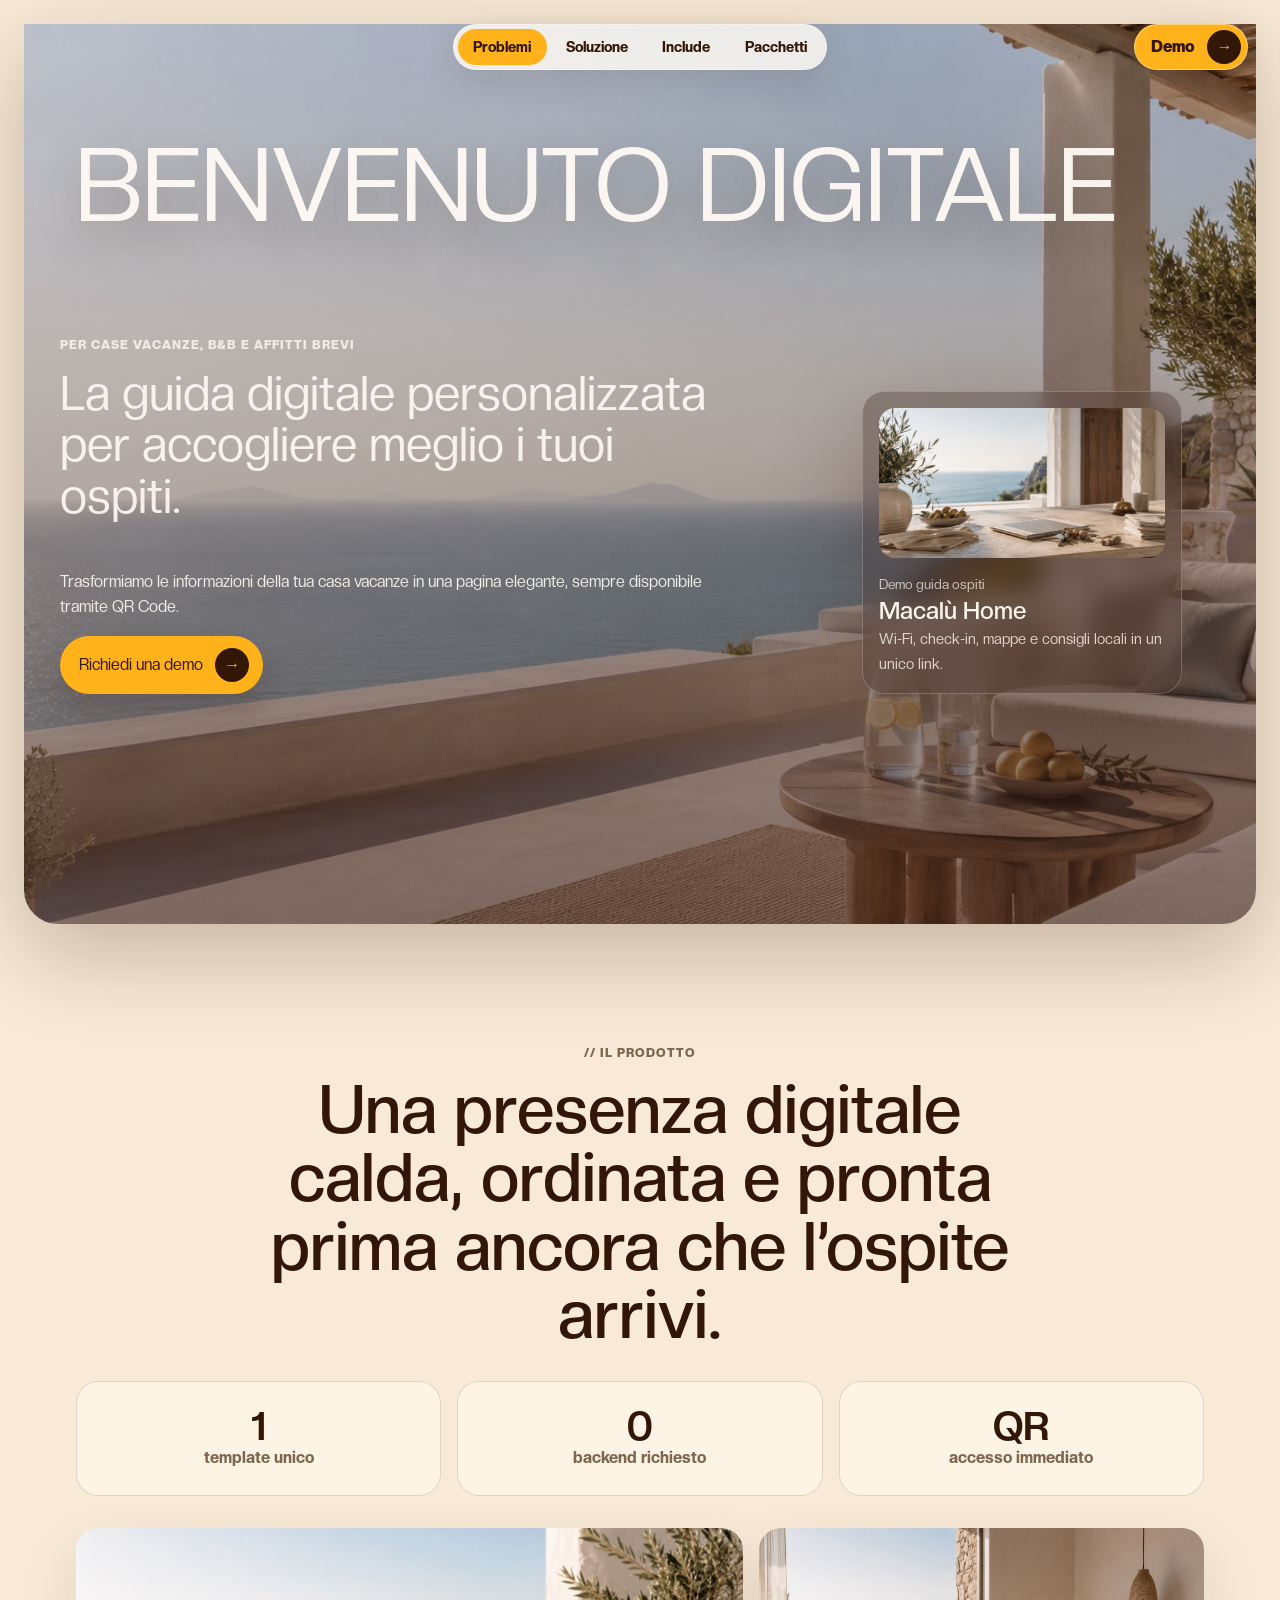
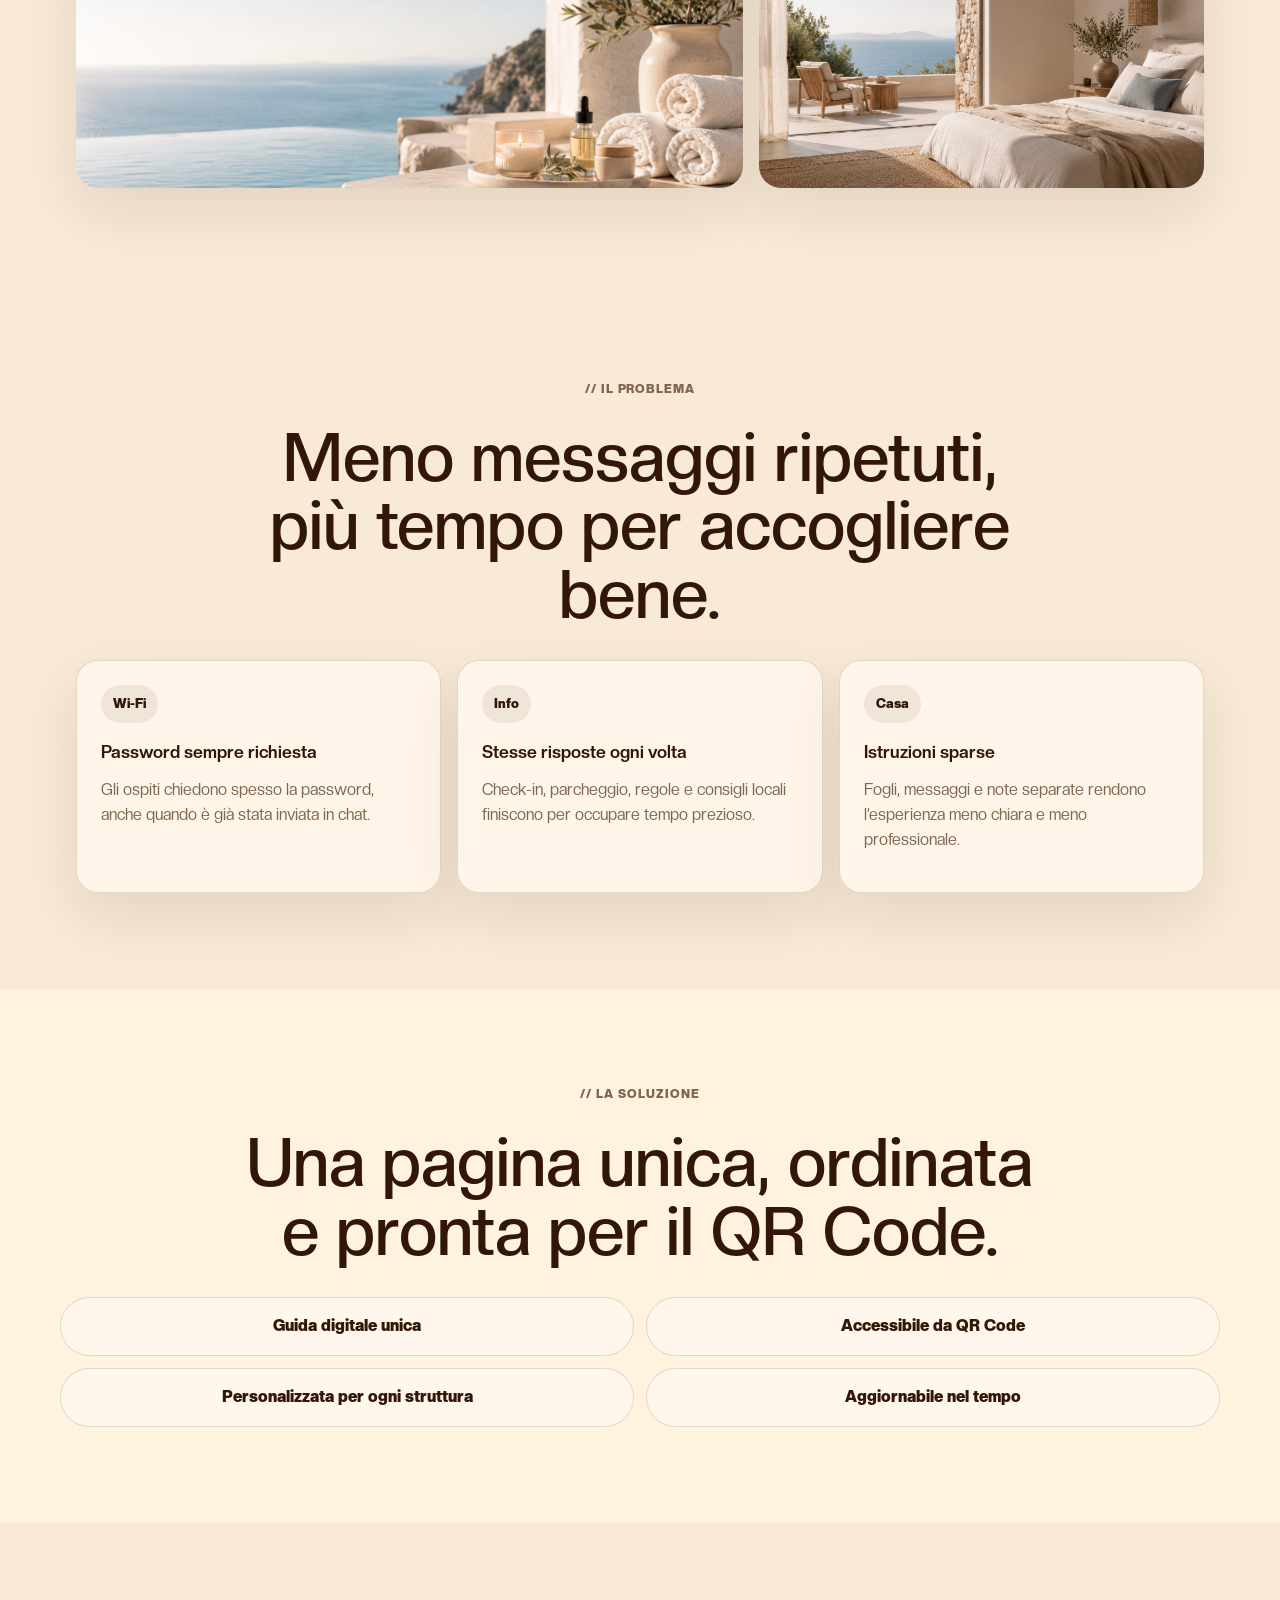
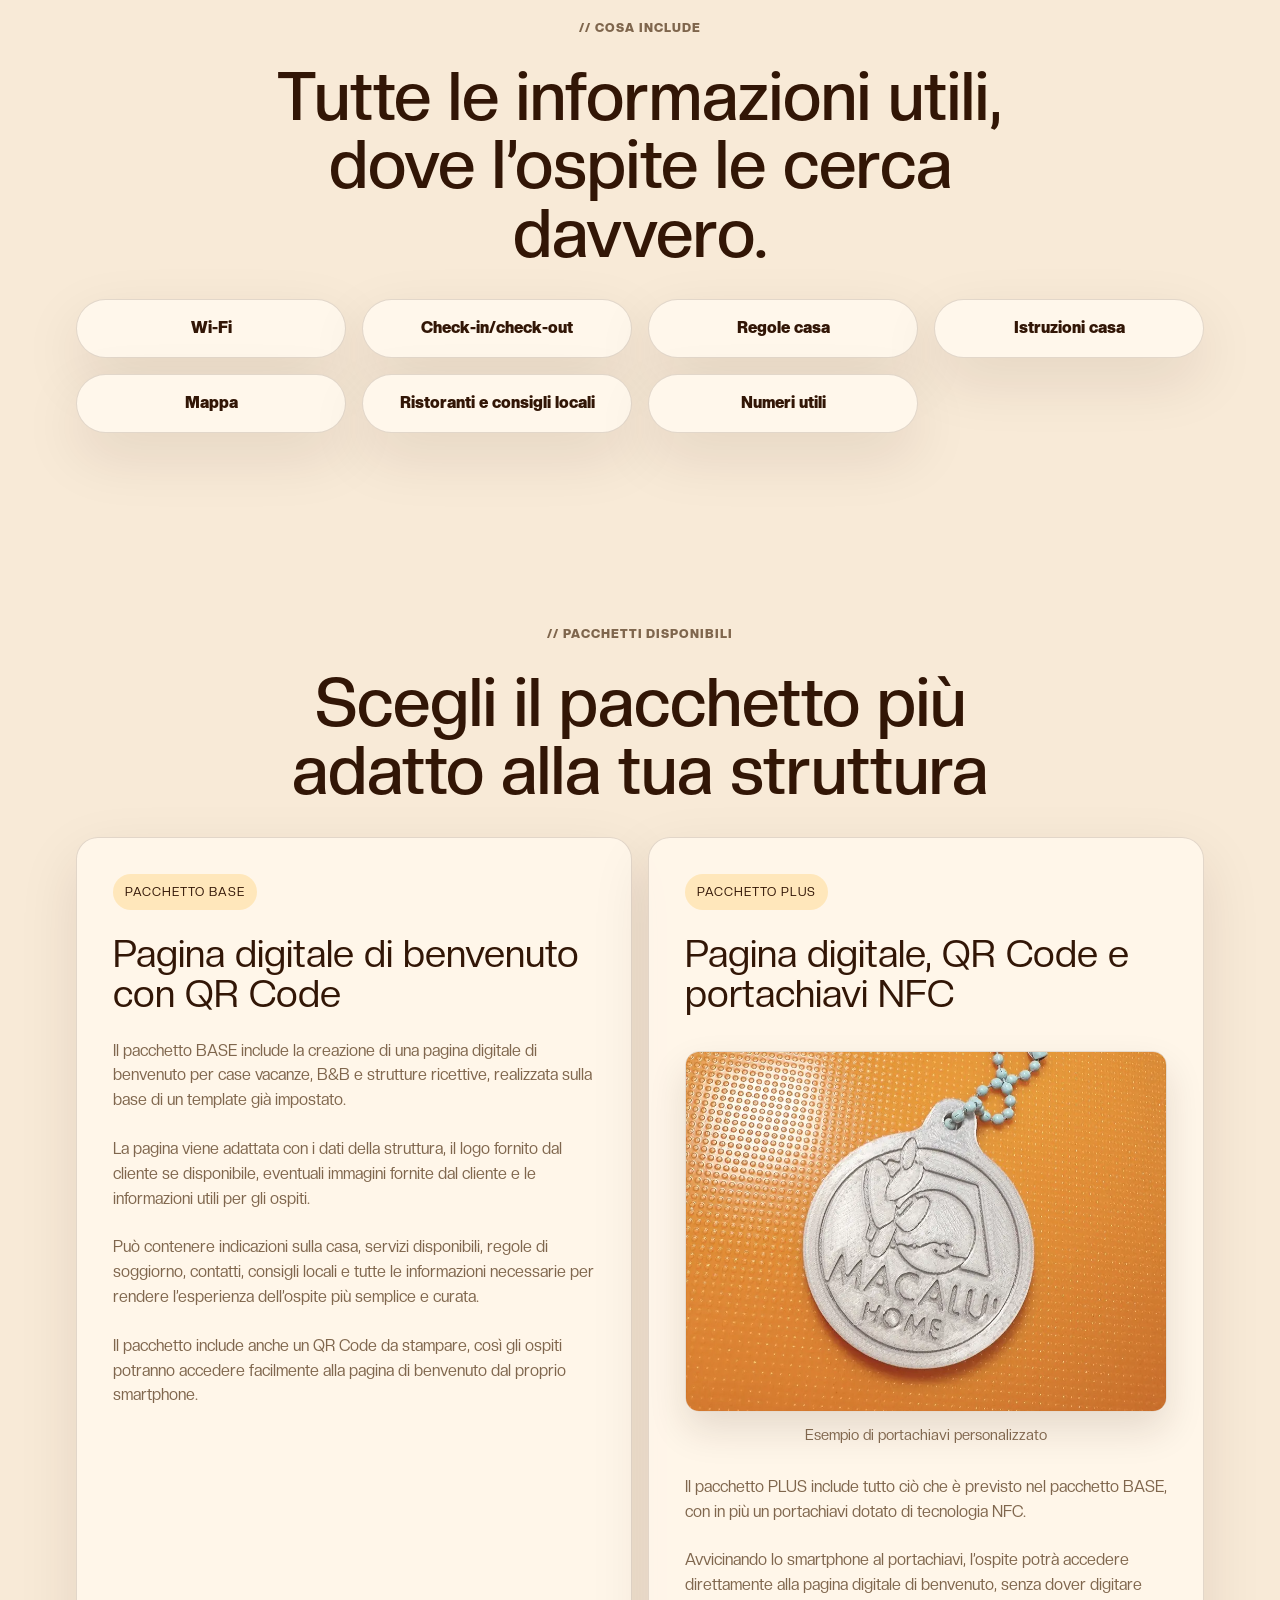
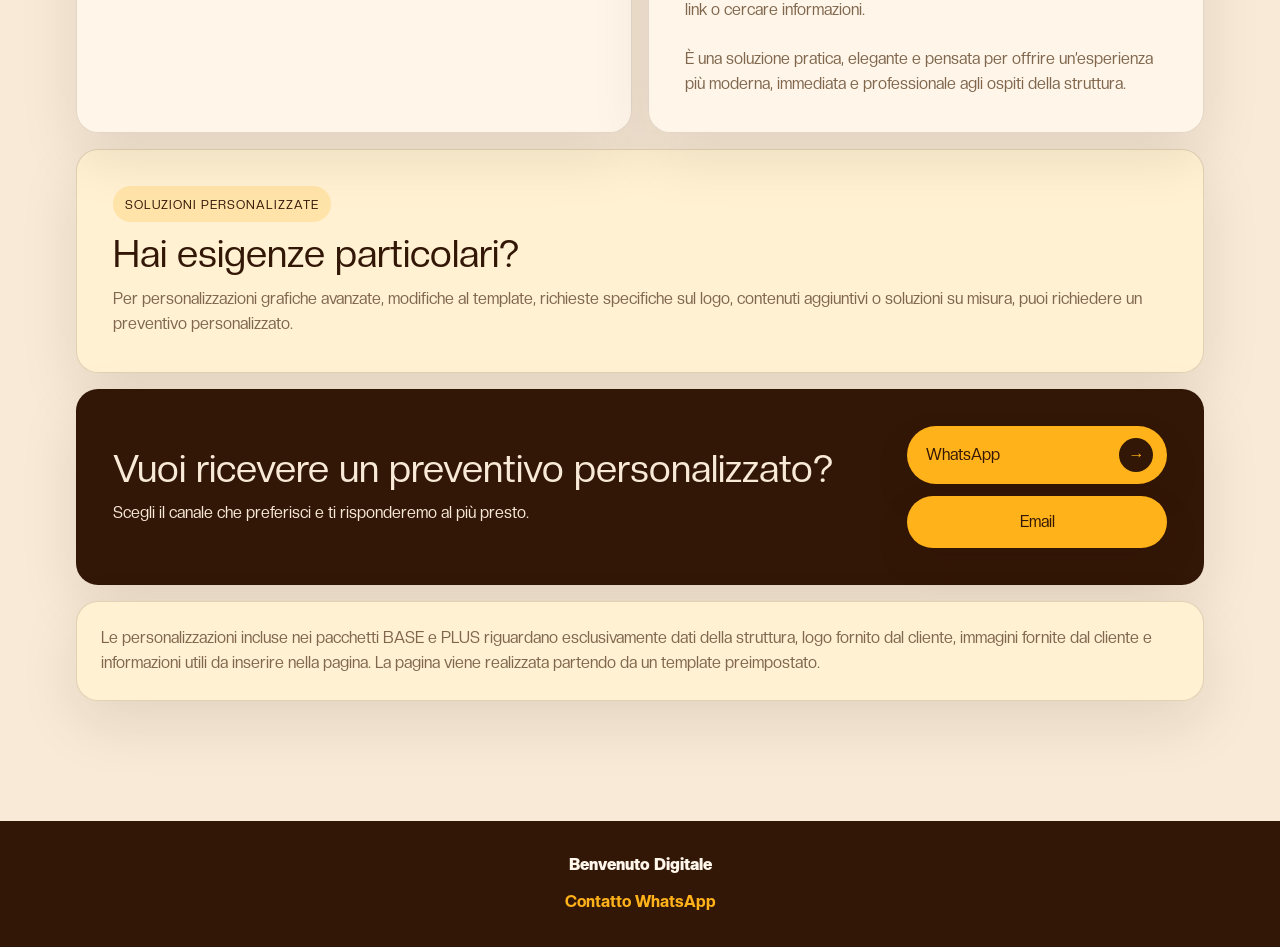
<file: index.html>
<!doctype html>
<html lang="it">
  <head>
    <meta charset="utf-8">
    <meta name="viewport" content="width=device-width, initial-scale=1">
    <meta name="description" content="Benvenuto Digitale crea pagine di benvenuto digitali per case vacanze, B&B e strutture ricettive, consultabili dagli ospiti tramite QR Code.">
    <meta property="og:title" content="Benvenuto Digitale | Welcome page per strutture ricettive">
    <meta property="og:description" content="Pagine di benvenuto digitali per case vacanze, B&B e strutture ricettive: tutte le informazioni utili per gli ospiti in un unico spazio.">
    <meta property="og:type" content="website">
    <meta property="og:url" content="https://www.benvenutodigitale.it/">
    <meta property="og:image" content="https://www.benvenutodigitale.it/assets/img/social-card.jpg">
    <meta property="og:image:alt" content="Benvenuto Digitale, welcome page per strutture ricettive">
    <meta property="og:image:width" content="1200">
    <meta property="og:image:height" content="630">
    <meta property="og:locale" content="it_IT">
    <meta property="og:site_name" content="Benvenuto Digitale">
    <meta name="twitter:card" content="summary_large_image">
    <meta name="twitter:title" content="Benvenuto Digitale | Welcome page per strutture ricettive">
    <meta name="twitter:description" content="Pagine di benvenuto digitali per case vacanze, B&B e strutture ricettive.">
    <meta name="twitter:image" content="https://www.benvenutodigitale.it/assets/img/social-card.jpg">
    <link rel="canonical" href="https://www.benvenutodigitale.it/">
    <link rel="preload" as="image" href="assets/img/landing-hero.jpg" fetchpriority="high">
    <link rel="icon" type="image/svg+xml" href="favicon.svg?v=20260725-1">
    <link rel="stylesheet" href="css/style.css?v=20260725-1">
    <title>Benvenuto Digitale | Guide digitali per case vacanze e B&B</title>
    <script type="application/ld+json">
      {
        "@context": "https://schema.org",
        "@type": "ProfessionalService",
        "@id": "https://www.benvenutodigitale.it/#service",
        "name": "Benvenuto Digitale",
        "url": "https://www.benvenutodigitale.it/",
        "description": "Creazione di pagine di benvenuto digitali per case vacanze, B&B e strutture ricettive.",
        "image": "https://www.benvenutodigitale.it/assets/img/social-card.jpg",
        "logo": "https://www.benvenutodigitale.it/favicon.svg",
        "email": "mailto:alessandro.faraone1@gmail.com",
        "contactPoint": {
          "@type": "ContactPoint",
          "telephone": "+393287773569",
          "contactType": "customer support",
          "availableLanguage": "Italian"
        },
        "areaServed": {
          "@type": "Country",
          "name": "Italia"
        }
      }
    </script>
    <script src="js/site.js?v=20260725-1" defer></script>
  </head>
  <body>
    <header class="site-header">
      <nav class="main-nav" aria-label="Navigazione principale">
        <a href="#problemi">Problemi</a>
        <a href="#soluzione">Soluzione</a>
        <a href="#include">Include</a>
        <a href="#pacchetti">Pacchetti</a>
      </nav>
      <a class="header-link" href="https://www.benvenutodigitale.it/clienti/example" aria-label="Apri la demo Example" data-track-cta="demo">Demo <span>→</span></a>
    </header>

    <main>
      <section class="landing-hero">
        <h1 class="hero-word">Benvenuto Digitale</h1>
        <div class="hero-content">
          <div class="hero-copy">
            <p class="eyebrow">Per case vacanze, B&B e affitti brevi</p>
            <p class="lead">La guida digitale personalizzata per accogliere meglio i tuoi ospiti.</p>
            <p>Trasformiamo le informazioni della tua casa vacanze in una pagina elegante, sempre disponibile tramite QR Code.</p>
            <a class="button button-primary" href="https://wa.me/393287773569?text=Vorrei%20ricevere%20un%20preventivo%20personalizzato%20per%20Benvenuto%20Digitale" target="_blank" rel="noopener" data-track-cta="preventivo" data-track-channel="whatsapp">Richiedi una demo <span>→</span></a>
          </div>
          <aside class="hero-preview" aria-label="Anteprima guida ospiti">
            <div class="preview-image"></div>
            <p>Demo guida ospiti</p>
            <h2>Macalù Home</h2>
            <span>Wi-Fi, check-in, mappe e consigli locali in un unico link.</span>
          </aside>
        </div>
      </section>

      <section class="section intro-panel">
        <p class="eyebrow">// Il prodotto</p>
        <h2>Una presenza digitale calda, ordinata e pronta prima ancora che l’ospite arrivi.</h2>
        <div class="intro-stats">
          <div>
            <strong>1</strong>
            <span>template unico</span>
          </div>
          <div>
            <strong>0</strong>
            <span>backend richiesto</span>
          </div>
          <div>
            <strong>QR</strong>
            <span>accesso immediato</span>
          </div>
        </div>
        <div class="photo-strip" aria-label="Atmosfera della guida digitale">
          <div class="photo-card detail"></div>
          <div class="photo-card room"></div>
        </div>
      </section>

      <section class="section" id="problemi">
        <div class="section-heading">
          <p class="eyebrow">// Il problema</p>
          <h2>Meno messaggi ripetuti, più tempo per accogliere bene.</h2>
        </div>
        <div class="grid three">
          <article class="card">
            <span class="icon">Wi-Fi</span>
            <h3>Password sempre richiesta</h3>
            <p>Gli ospiti chiedono spesso la password, anche quando è già stata inviata in chat.</p>
          </article>
          <article class="card">
            <span class="icon">Info</span>
            <h3>Stesse risposte ogni volta</h3>
            <p>Check-in, parcheggio, regole e consigli locali finiscono per occupare tempo prezioso.</p>
          </article>
          <article class="card">
            <span class="icon">Casa</span>
            <h3>Istruzioni sparse</h3>
            <p>Fogli, messaggi e note separate rendono l’esperienza meno chiara e meno professionale.</p>
          </article>
        </div>
      </section>

      <section class="section soft" id="soluzione">
        <div class="section-heading">
          <p class="eyebrow">// La soluzione</p>
          <h2>Una pagina unica, ordinata e pronta per il QR Code.</h2>
        </div>
        <div class="feature-list">
          <div>Guida digitale unica</div>
          <div>Accessibile da QR Code</div>
          <div>Personalizzata per ogni struttura</div>
          <div>Aggiornabile nel tempo</div>
        </div>
      </section>

      <section class="section" id="include">
        <div class="section-heading">
          <p class="eyebrow">// Cosa include</p>
          <h2>Tutte le informazioni utili, dove l’ospite le cerca davvero.</h2>
        </div>
        <div class="grid include-grid">
          <div class="mini-card">Wi-Fi</div>
          <div class="mini-card">Check-in/check-out</div>
          <div class="mini-card">Regole casa</div>
          <div class="mini-card">Istruzioni casa</div>
          <div class="mini-card">Mappa</div>
          <div class="mini-card">Ristoranti e consigli locali</div>
          <div class="mini-card">Numeri utili</div>
        </div>
      </section>

      <section class="section packages" id="pacchetti">
        <div class="section-heading">
          <p class="eyebrow">// Pacchetti disponibili</p>
          <h2>Scegli il pacchetto più adatto alla tua struttura</h2>
        </div>
        <div class="package-grid">
          <article class="package-card">
            <span class="package-label">Pacchetto BASE</span>
            <h3>Pagina digitale di benvenuto con QR Code</h3>
            <p>Il pacchetto BASE include la creazione di una pagina digitale di benvenuto per case vacanze, B&B e strutture ricettive, realizzata sulla base di un template già impostato.</p>
            <p>La pagina viene adattata con i dati della struttura, il logo fornito dal cliente se disponibile, eventuali immagini fornite dal cliente e le informazioni utili per gli ospiti.</p>
            <p>Può contenere indicazioni sulla casa, servizi disponibili, regole di soggiorno, contatti, consigli locali e tutte le informazioni necessarie per rendere l’esperienza dell’ospite più semplice e curata.</p>
            <p>Il pacchetto include anche un QR Code da stampare, così gli ospiti potranno accedere facilmente alla pagina di benvenuto dal proprio smartphone.</p>
          </article>
          <article class="package-card highlighted">
            <span class="package-label">Pacchetto PLUS</span>
            <h3>Pagina digitale, QR Code e portachiavi NFC</h3>
            <figure class="package-image">
              <picture>
                <source srcset="assets/img/plus-portachiavi.webp" type="image/webp">
                <img src="assets/img/plus-portachiavi.jpg" alt="Esempio di portachiavi personalizzato Macalù Home con tecnologia NFC" width="920" height="1200" loading="lazy" decoding="async">
              </picture>
              <figcaption>Esempio di portachiavi personalizzato</figcaption>
            </figure>
            <p>Il pacchetto PLUS include tutto ciò che è previsto nel pacchetto BASE, con in più un portachiavi dotato di tecnologia NFC.</p>
            <p>Avvicinando lo smartphone al portachiavi, l’ospite potrà accedere direttamente alla pagina digitale di benvenuto, senza dover digitare link o cercare informazioni.</p>
            <p>È una soluzione pratica, elegante e pensata per offrire un’esperienza più moderna, immediata e professionale agli ospiti della struttura.</p>
          </article>
        </div>
        <article class="custom-solution">
          <div>
            <span class="package-label">Soluzioni personalizzate</span>
            <h3>Hai esigenze particolari?</h3>
            <p>Per personalizzazioni grafiche avanzate, modifiche al template, richieste specifiche sul logo, contenuti aggiuntivi o soluzioni su misura, puoi richiedere un preventivo personalizzato.</p>
          </div>
        </article>
        <div class="quote-cta">
          <div>
            <h3>Vuoi ricevere un preventivo personalizzato?</h3>
            <p>Scegli il canale che preferisci e ti risponderemo al più presto.</p>
          </div>
          <div class="quote-actions">
            <a class="button button-primary whatsapp-button" href="https://wa.me/393287773569?text=Vorrei%20ricevere%20un%20preventivo%20personalizzato%20per%20Benvenuto%20Digitale" target="_blank" rel="noopener" data-track-cta="preventivo" data-track-channel="whatsapp">WhatsApp <span>→</span></a>
            <a class="email-link" href="mailto:alessandro.faraone1@gmail.com?subject=Preventivo%20Benvenuto%20Digitale" data-track-cta="preventivo" data-track-channel="email">Email</a>
          </div>
        </div>
        <aside class="package-note">
          <p>Le personalizzazioni incluse nei pacchetti BASE e PLUS riguardano esclusivamente dati della struttura, logo fornito dal cliente, immagini fornite dal cliente e informazioni utili da inserire nella pagina. La pagina viene realizzata partendo da un template preimpostato.</p>
        </aside>
      </section>
    </main>

    <footer class="footer">
      <p>Benvenuto Digitale</p>
      <a href="https://wa.me/393287773569?text=Vorrei%20ricevere%20un%20preventivo%20personalizzato%20per%20Benvenuto%20Digitale" target="_blank" rel="noopener" data-track-cta="contatto" data-track-channel="whatsapp">Contatto WhatsApp</a>
    </footer>
  </body>
</html>
</file>
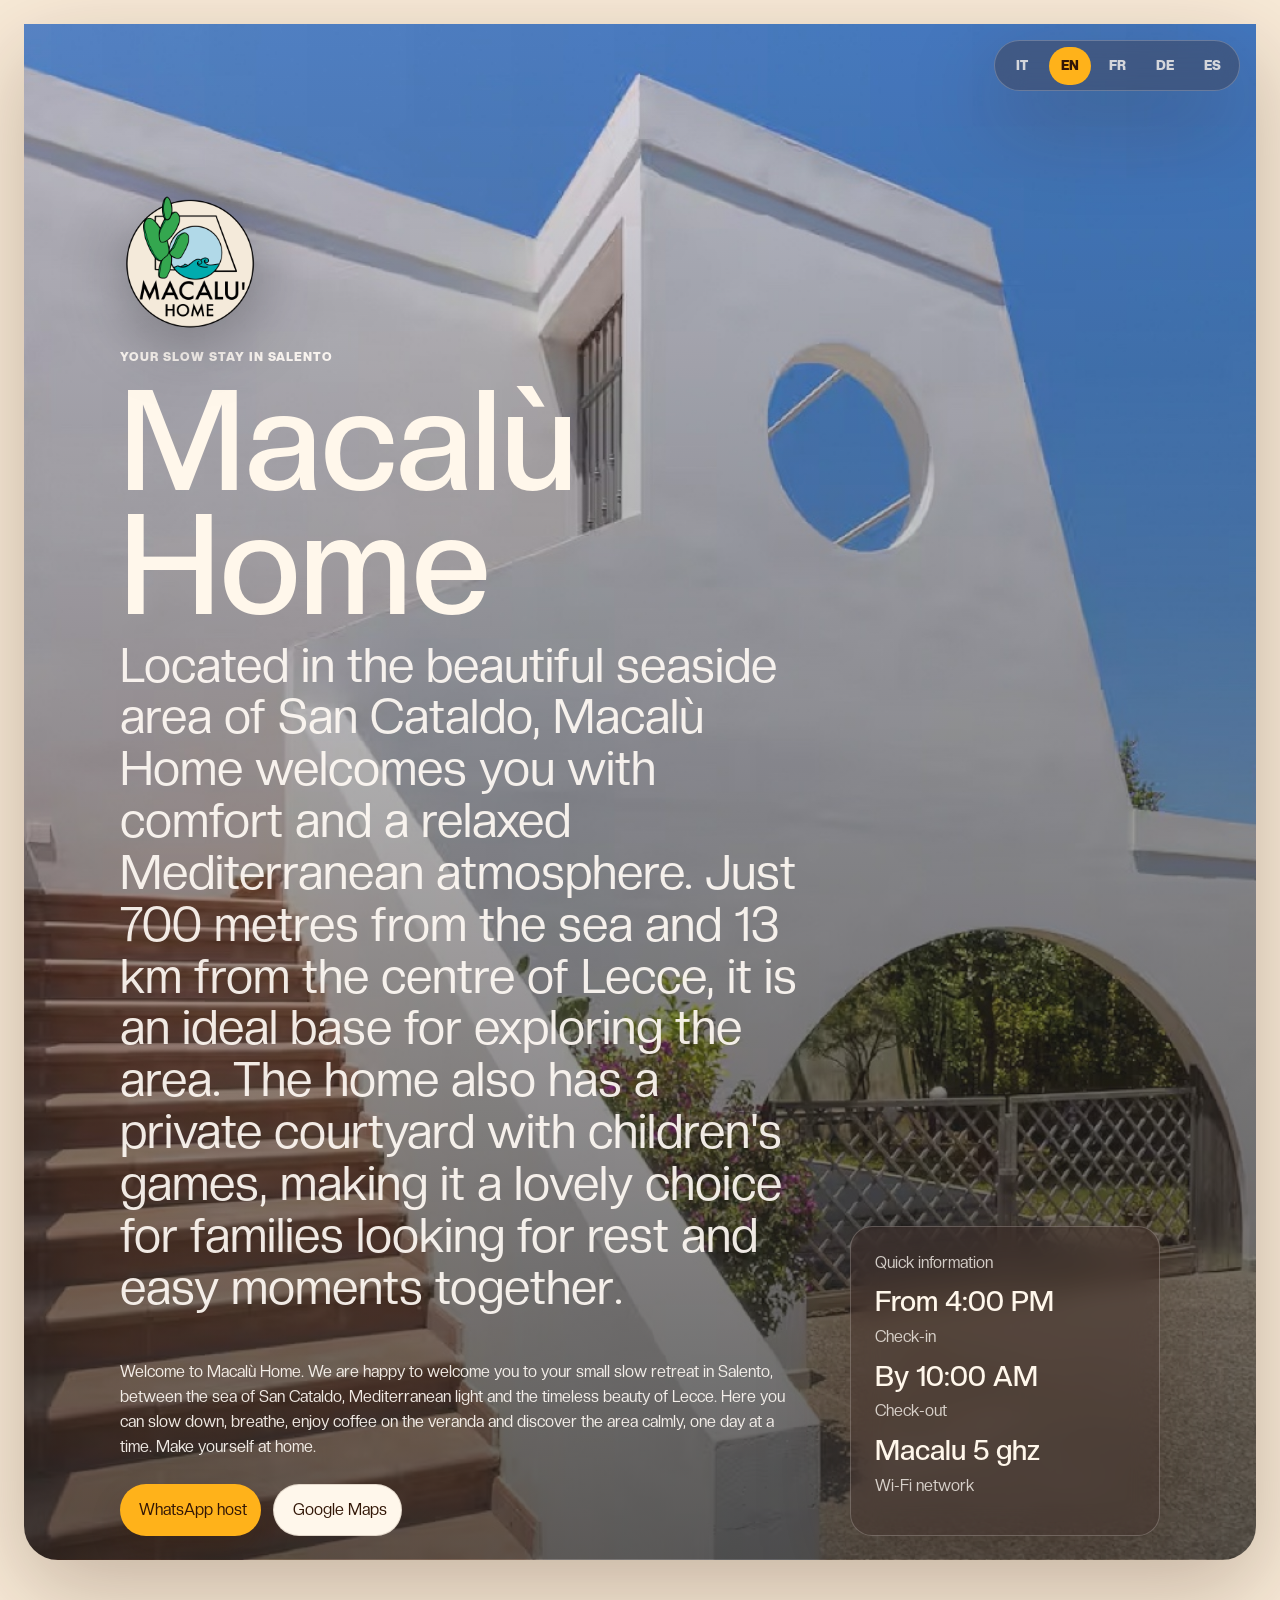
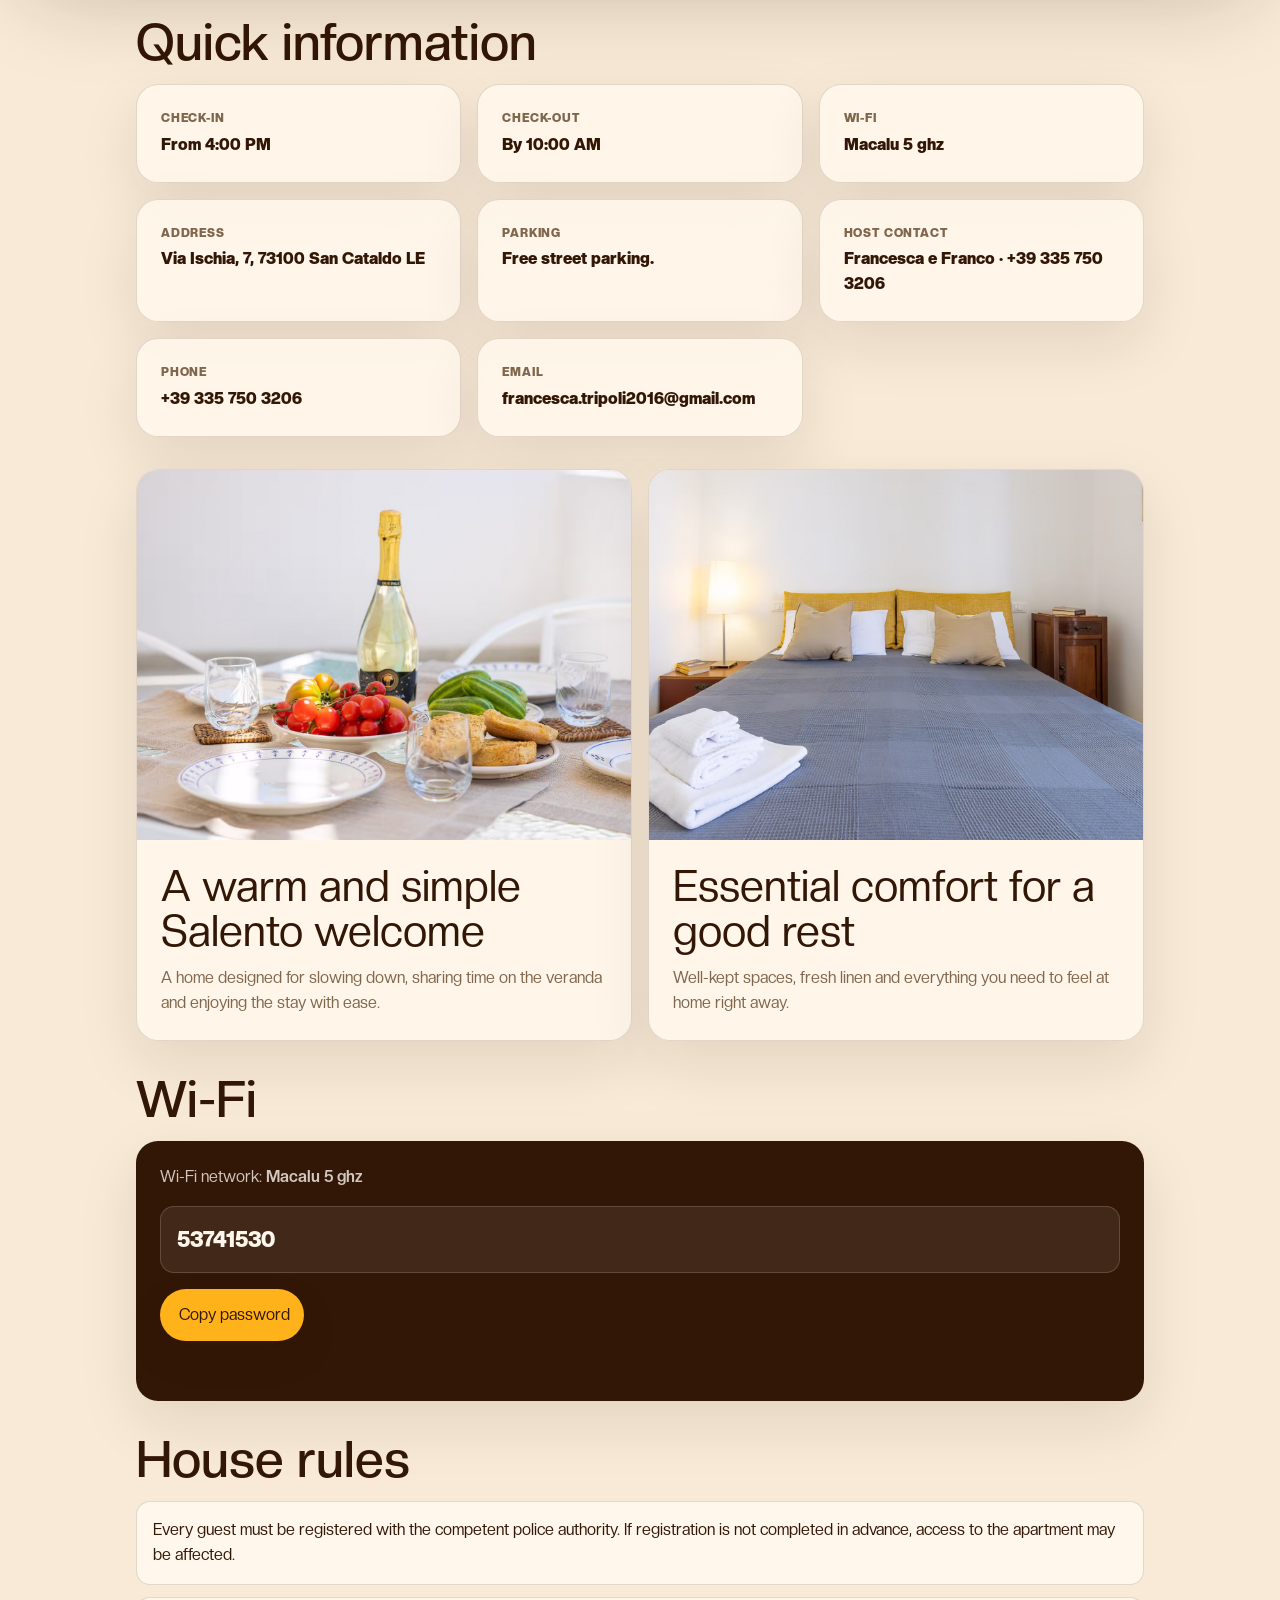
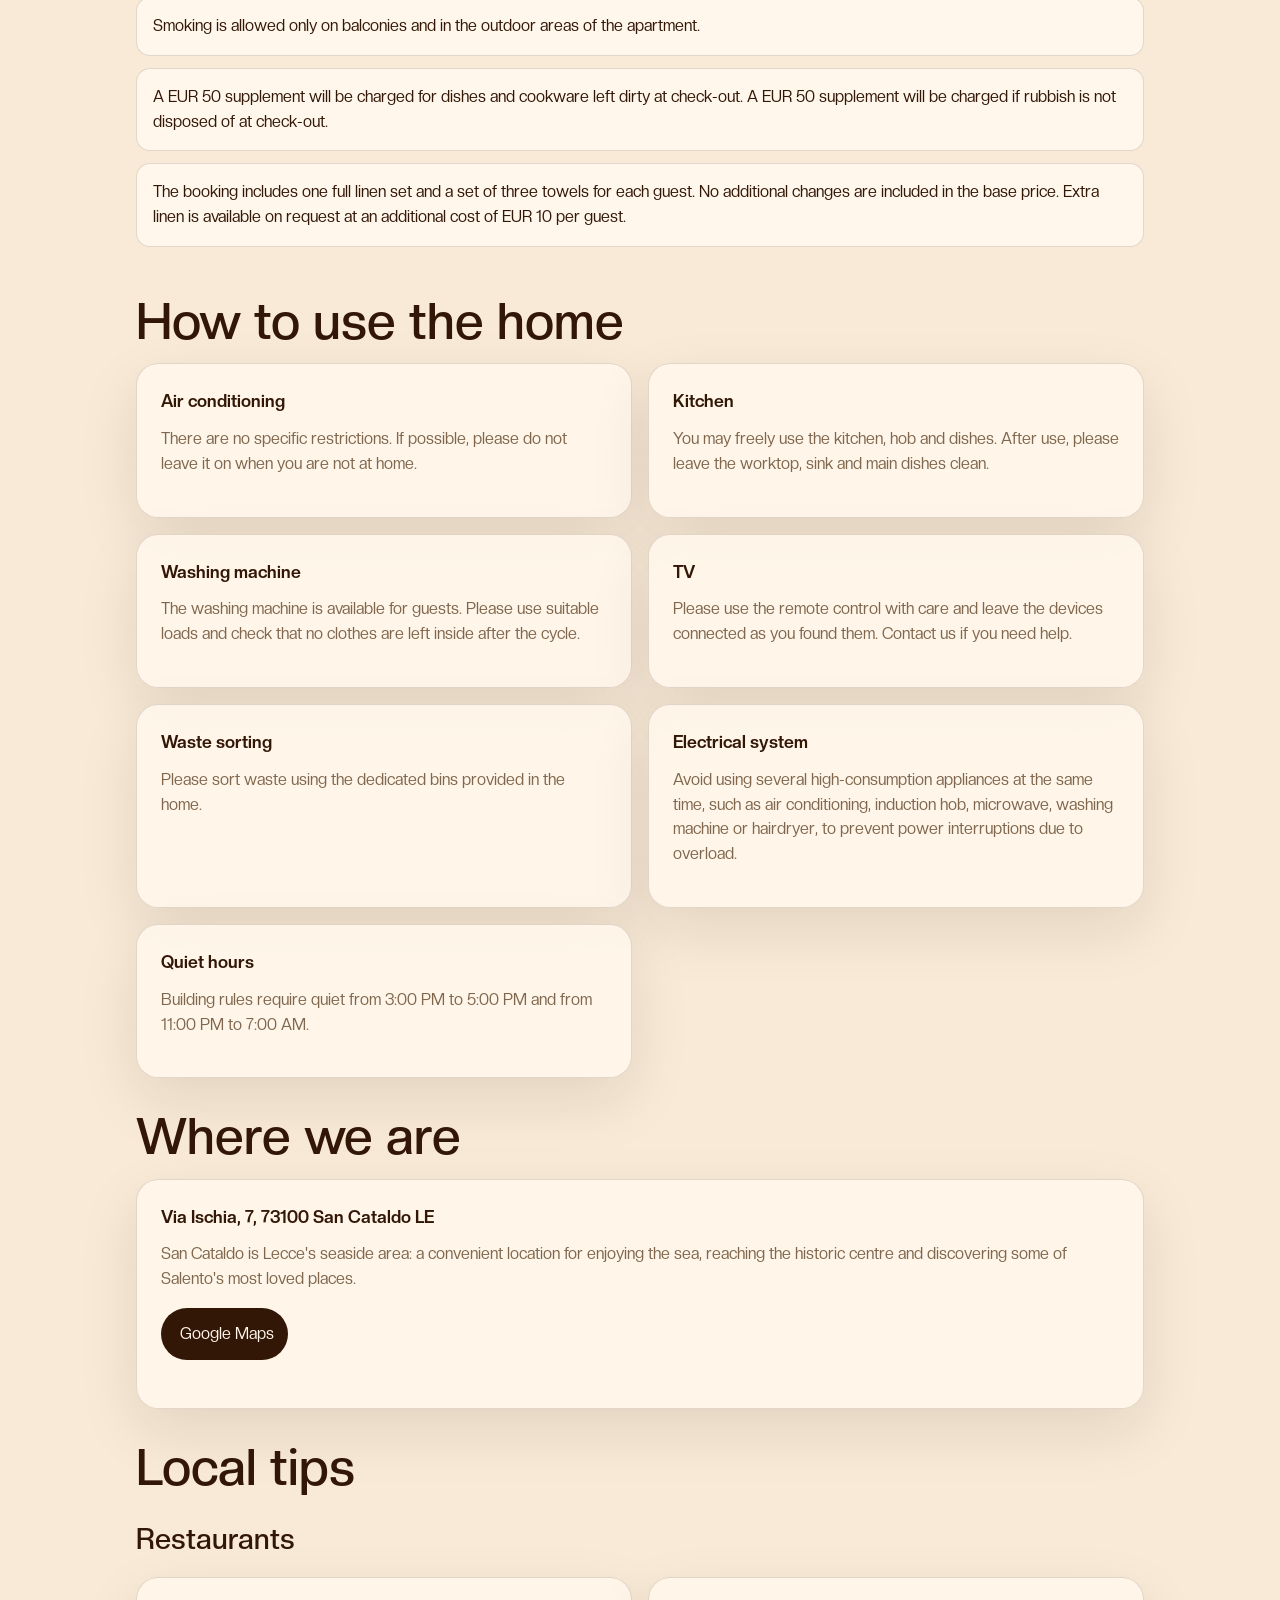
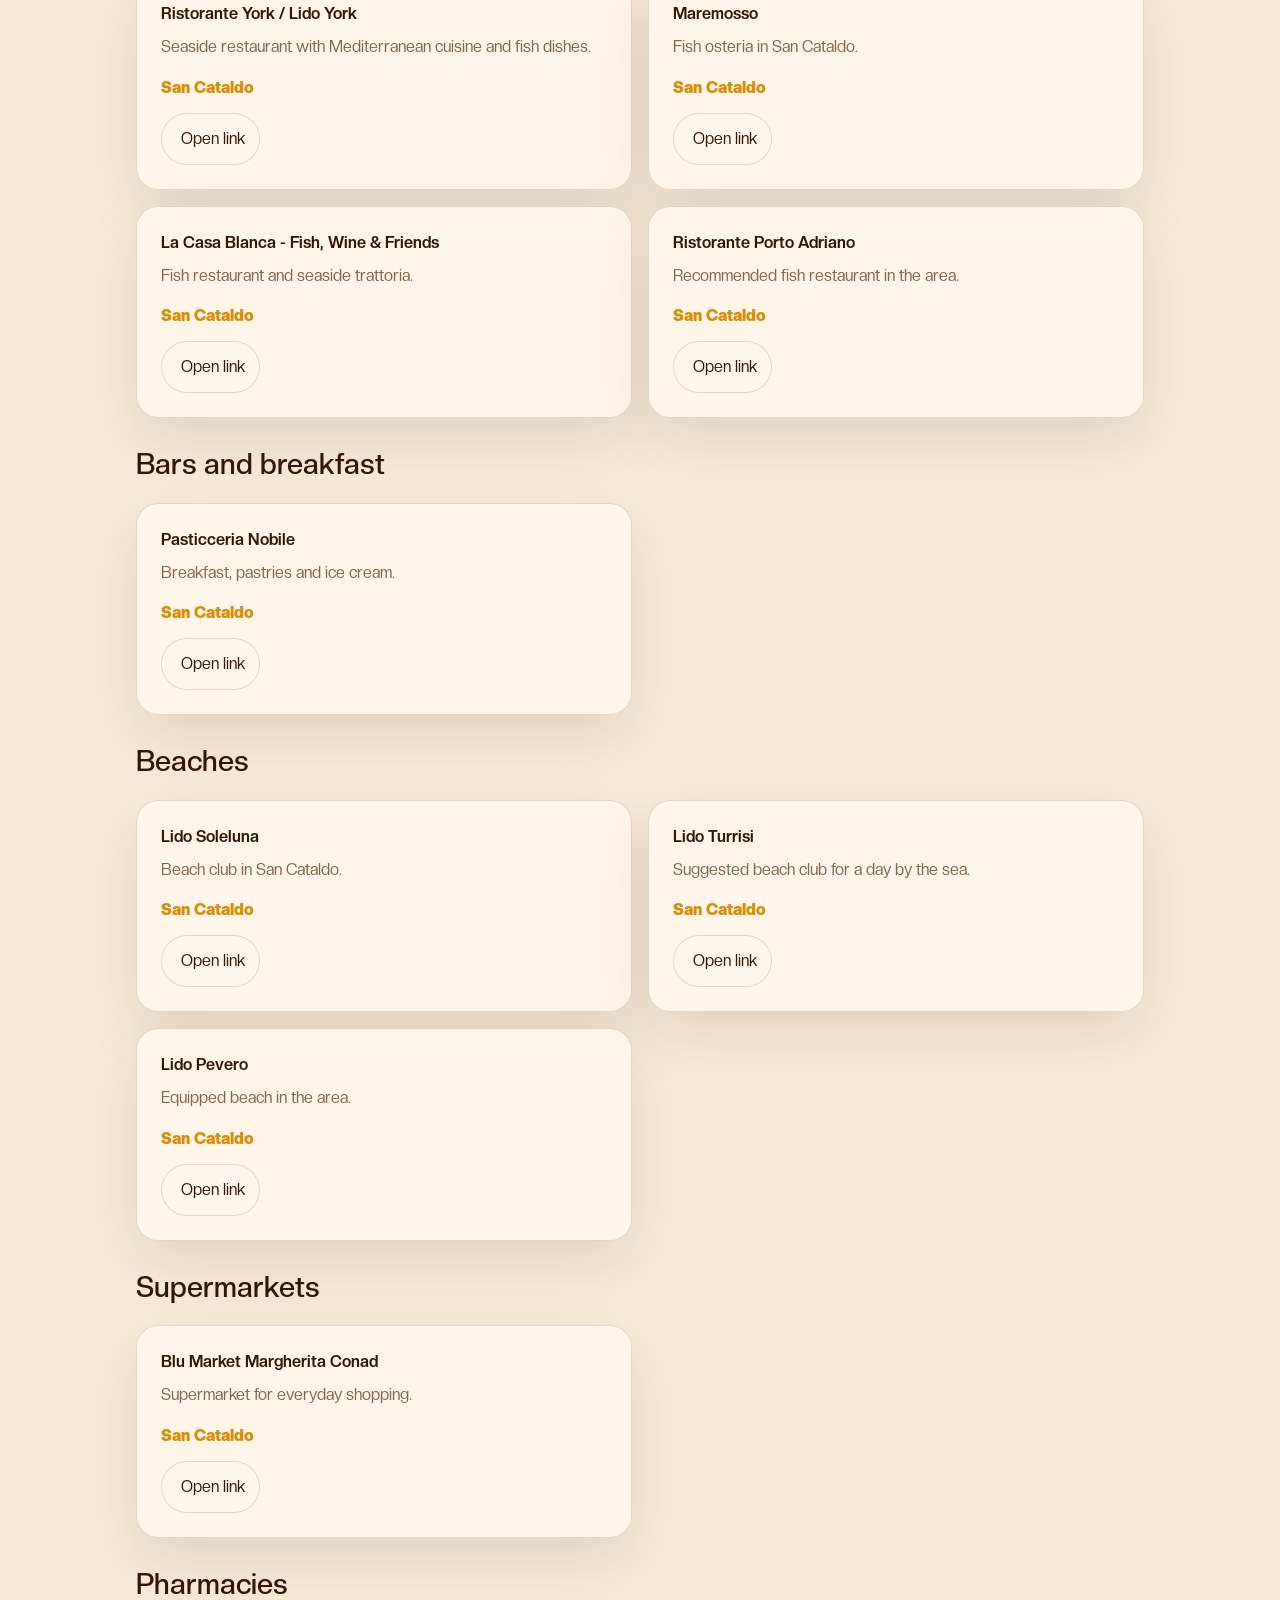
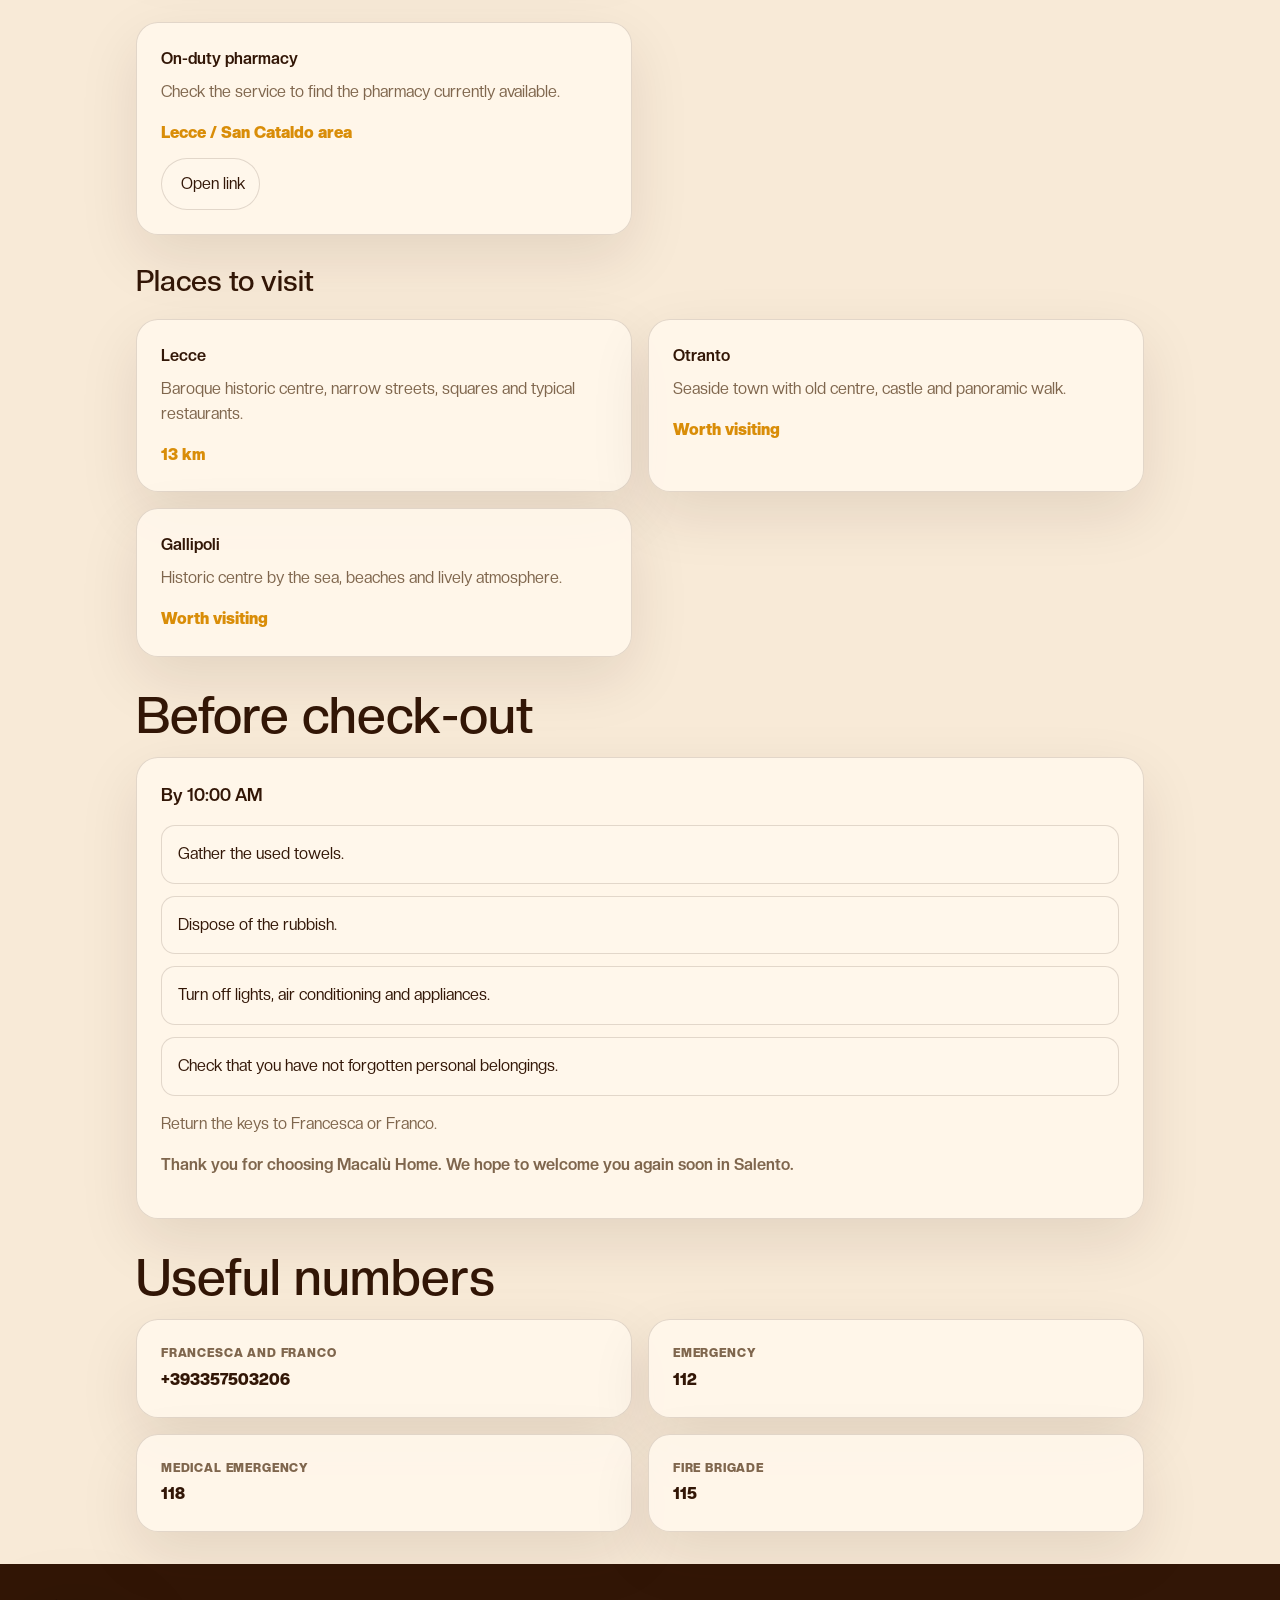
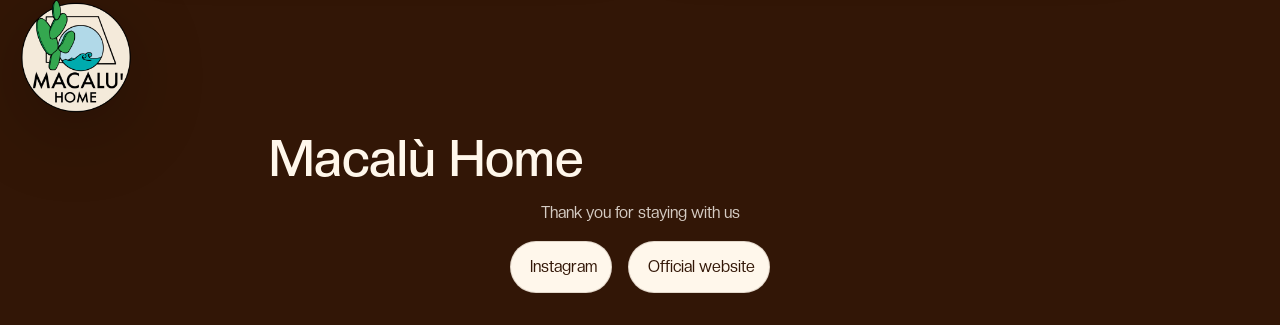
<file: cliente.html>
<!doctype html>
<html lang="it">
  <head>
    <meta charset="utf-8">
    <meta name="viewport" content="width=device-width, initial-scale=1">
    <meta name="robots" content="noindex, nofollow">
    <meta name="description" content="Guida digitale privata per ospiti.">
    <title>Guida ospiti | Benvenuto Digitale</title>
    <script>
      (function () {
        var assetBase = window.location.protocol === "file:" ? "" : "/";
        window.__benvenutoAssetBase = assetBase;
        document.write('<link rel="icon" type="image/svg+xml" href="' + assetBase + 'favicon.svg?v=20260725-1">');
        document.write('<link rel="stylesheet" href="' + assetBase + 'css/style.css?v=20260725-1">');
      })();
    </script>
  </head>
  <body class="client-page">
    <main id="app" aria-live="polite">
      <section class="loading-state">
        <p class="eyebrow">Benvenuto Digitale</p>
        <h1>Caricamento guida...</h1>
      </section>
    </main>
    <script>
      (function () {
        var assetBase = window.__benvenutoAssetBase || (window.location.protocol === "file:" ? "" : "/");
        var script = document.createElement("script");
        script.src = assetBase + "js/app.js";
        script.defer = true;
        document.body.appendChild(script);
      })();
    </script>
  </body>
</html>
</file>
<file: css/style.css>
:root {
  --color-cream: #f8ead7;
  --color-cream-deep: #ffb21a;
  --color-white: #fff7eb;
  --color-milk: rgba(255, 247, 235, 0.92);
  --color-mint: #f3dfbf;
  --color-sage: #7c6f55;
  --color-sea: #b87914;
  --color-clay: #d98d08;
  --color-ink: #321606;
  --color-muted: #7f664d;
  --color-line: rgba(50, 22, 6, 0.14);
  --shadow: 0 22px 60px rgba(50, 22, 6, 0.1);
  --shadow-strong: 0 30px 90px rgba(50, 22, 6, 0.26);
  --font-base: "Creato Display", Arial, Helvetica, sans-serif;
  --font-display: "Creato Display", Arial, Helvetica, sans-serif;
  --space-1: 0.5rem;
  --space-2: 0.75rem;
  --space-3: 1rem;
  --space-4: 1.5rem;
  --space-5: 2rem;
  --space-6: 3rem;
  --space-7: 5rem;
  --radius: 22px;
  --radius-sm: 14px;
  --max-width: 1160px;
}

@font-face {
  font-family: "Creato Display";
  src:
    local("Creato Display Regular"),
    local("CreatoDisplay-Regular"),
    url("../creato_display/CreatoDisplay-Regular.otf") format("opentype");
  font-style: normal;
  font-weight: 400;
  font-display: swap;
}

@font-face {
  font-family: "Creato Display";
  src:
    local("Creato Display Medium"),
    local("CreatoDisplay-Medium"),
    url("../creato_display/CreatoDisplay-Medium.otf") format("opentype");
  font-style: normal;
  font-weight: 500;
  font-display: swap;
}

@font-face {
  font-family: "Creato Display";
  src:
    local("Creato Display Bold"),
    local("CreatoDisplay-Bold"),
    url("../creato_display/CreatoDisplay-Bold.otf") format("opentype");
  font-style: normal;
  font-weight: 700;
  font-display: swap;
}

@font-face {
  font-family: "Creato Display";
  src:
    local("Creato Display ExtraBold"),
    local("CreatoDisplay-ExtraBold"),
    url("../creato_display/CreatoDisplay-ExtraBold.otf") format("opentype");
  font-style: normal;
  font-weight: 800;
  font-display: swap;
}

@font-face {
  font-family: "Creato Display";
  src:
    local("Creato Display Black"),
    local("CreatoDisplay-Black"),
    url("../creato_display/CreatoDisplay-Black.otf") format("opentype");
  font-style: normal;
  font-weight: 900;
  font-display: swap;
}

@font-face {
  font-family: "Creato Display";
  src:
    local("Creato Display Regular Italic"),
    local("CreatoDisplay-RegularItalic"),
    url("../creato_display/CreatoDisplay-RegularItalic.otf") format("opentype");
  font-style: italic;
  font-weight: 400;
  font-display: swap;
}

* {
  box-sizing: border-box;
}

html {
  scroll-behavior: smooth;
}

body {
  margin: 0;
  color: var(--color-ink);
  background: var(--color-cream);
  font-family: var(--font-base);
  line-height: 1.55;
}

body,
button,
input,
textarea,
select {
  font-synthesis-weight: none;
}

a {
  color: inherit;
  text-decoration: none;
}

a:focus-visible,
button:focus-visible {
  outline: 3px solid var(--color-ink);
  outline-offset: 4px;
}

.landing-hero a:focus-visible,
.quote-cta a:focus-visible,
.client-hero a:focus-visible,
.client-hero button:focus-visible,
.client-footer a:focus-visible,
.footer a:focus-visible {
  outline-color: var(--color-cream-deep);
}

img {
  display: block;
  max-width: 100%;
  height: auto;
}

h1,
h2,
h3,
h4,
p {
  margin-top: 0;
}

h1,
h2,
.section-title {
  font-family: var(--font-display);
  font-weight: 500;
  letter-spacing: 0;
}

h1 {
  margin-bottom: var(--space-3);
  font-size: clamp(3rem, 11vw, 9.2rem);
  line-height: 0.88;
}

h2 {
  max-width: 820px;
  margin-bottom: 0;
  font-size: clamp(2.1rem, 5.6vw, 4.2rem);
  line-height: 1.02;
}

h3 {
  margin-bottom: var(--space-2);
  font-size: 1.08rem;
}

h4 {
  margin-bottom: var(--space-1);
  font-size: 1rem;
}

p {
  color: var(--color-muted);
}

.site-header {
  position: absolute;
  z-index: 5;
  top: 0;
  left: 0;
  display: grid;
  width: 100%;
  grid-template-columns: 1fr;
  align-items: center;
  gap: var(--space-3);
  padding: var(--space-3);
}

.brand,
.header-link,
.main-nav {
  min-height: 46px;
  border: 1px solid rgba(255, 250, 244, 0.44);
  border-radius: 999px;
  background: rgba(255, 250, 244, 0.83);
  box-shadow: 0 12px 34px rgba(59, 36, 31, 0.12);
  backdrop-filter: blur(16px);
}

.brand,
.header-link {
  display: inline-flex;
  align-items: center;
  gap: var(--space-2);
  font-weight: 850;
}

.brand {
  justify-self: start;
  padding: 0.25rem 0.9rem 0.25rem 0.3rem;
}

.brand-mark {
  display: grid;
  width: 38px;
  height: 38px;
  place-items: center;
  border-radius: 50%;
  background: var(--color-ink);
  color: var(--color-white);
  font-size: 0.78rem;
}

.main-nav {
  display: none;
  grid-area: 1 / 1;
  justify-self: center;
  align-items: center;
  gap: 0.25rem;
  padding: 0.25rem;
}

.main-nav a {
  display: inline-flex;
  min-height: 36px;
  align-items: center;
  padding: 0 0.95rem;
  border-radius: 999px;
  color: var(--color-ink);
  font-size: 0.9rem;
  font-weight: 750;
}

.main-nav a:first-child {
  background: var(--color-cream-deep);
  color: var(--color-ink);
}

.header-link {
  grid-area: 1 / 1;
  justify-self: end;
  padding: 0.25rem 0.35rem 0.25rem 1rem;
  color: var(--color-ink);
}

.header-link span,
.button span {
  display: grid;
  width: 34px;
  height: 34px;
  place-items: center;
  border-radius: 50%;
  background: var(--color-ink);
  color: var(--color-cream-deep);
}

.header-link {
  background: var(--color-cream-deep);
}

.landing-hero {
  position: relative;
  min-height: 980px;
  display: flex;
  align-items: flex-end;
  overflow: hidden;
  margin: var(--space-3);
  border-radius: 0 0 34px 34px;
  padding: 7.5rem var(--space-3) clamp(10rem, 18vw, 16rem);
  background:
    linear-gradient(180deg, rgba(59, 36, 31, 0.12), rgba(59, 36, 31, 0.62)),
    url("../assets/img/landing-hero.jpg") center/cover no-repeat;
  box-shadow: var(--shadow-strong);
}

.hero-content {
  position: relative;
  z-index: 3;
  display: grid;
  width: min(100%, var(--max-width));
  grid-template-columns: 1fr;
  gap: var(--space-4);
  align-items: end;
  margin: 0 auto;
  padding-bottom: 0;
  color: var(--color-white);
}

.hero-copy {
  max-width: 680px;
  min-width: 0;
}

.hero-copy p,
.hero-content p {
  color: rgba(255, 250, 244, 0.9);
}

.lead {
  font-family: var(--font-display);
  font-size: clamp(1.65rem, 3.8vw, 3rem);
  font-weight: 400;
  line-height: 1.08;
}

.hero-word {
  position: absolute;
  z-index: 1;
  right: clamp(0.75rem, 4vw, 4rem);
  left: clamp(0.75rem, 4vw, 4rem);
  top: clamp(5.5rem, 9vw, 8rem);
  max-width: none;
  margin: 0;
  color: rgba(255, 250, 244, 0.95);
  font-family: var(--font-base);
  font-size: clamp(3rem, 8vw, 7rem);
  font-weight: 400;
  line-height: 0.9;
  text-shadow: 0 18px 42px rgba(50, 22, 6, 0.26);
  text-transform: uppercase;
}

.hero-preview {
  width: min(100%, 320px);
  justify-self: start;
  align-self: end;
  padding: var(--space-3);
  border: 1px solid rgba(255, 250, 244, 0.22);
  border-radius: var(--radius);
  background: rgba(59, 36, 31, 0.34);
  box-shadow: var(--shadow-strong);
  backdrop-filter: blur(14px);
}

.preview-image {
  min-height: 150px;
  margin-bottom: var(--space-3);
  border-radius: 16px;
  background: url("../assets/img/welcome-detail.jpg") center/cover no-repeat;
}

.hero-preview p {
  margin-bottom: 0.25rem;
  color: rgba(255, 250, 244, 0.72);
  font-size: 0.84rem;
}

.hero-preview h2 {
  margin-bottom: 0.25rem;
  color: var(--color-white);
  font-size: 1.5rem;
}

.hero-preview span {
  color: rgba(255, 250, 244, 0.78);
  font-size: 0.92rem;
}

.eyebrow {
  margin-bottom: var(--space-2);
  color: var(--color-clay);
  font-size: 0.76rem;
  font-weight: 900;
  letter-spacing: 0.08em;
  text-transform: uppercase;
}

.landing-hero .eyebrow {
  color: rgba(255, 250, 244, 0.78);
}

.button {
  display: inline-flex;
  width: fit-content;
  max-width: 100%;
  min-height: 52px;
  align-items: center;
  justify-content: center;
  gap: var(--space-2);
  border: 0;
  border-radius: 999px;
  cursor: pointer;
  font-family: var(--font-base);
  font-size: 1rem;
  font-weight: 400;
  line-height: 1;
  padding: 0.75rem 0.85rem 0.75rem 1.2rem;
  text-align: center;
  white-space: nowrap;
}

.button-primary {
  background: var(--color-cream-deep);
  color: var(--color-ink);
  box-shadow: 0 16px 32px rgba(50, 22, 6, 0.2);
}

.button-secondary {
  background: var(--color-white);
  border: 1px solid var(--color-line);
  color: var(--color-ink);
}

.button-dark {
  background: var(--color-ink);
  color: var(--color-white);
}

.section {
  width: min(100%, var(--max-width));
  margin: 0 auto;
  padding: clamp(4rem, 8vw, 6rem) var(--space-3);
}

.intro-panel {
  text-align: center;
}

.intro-panel .eyebrow,
.section-heading .eyebrow {
  color: var(--color-muted);
}

.intro-panel h2 {
  margin-right: auto;
  margin-left: auto;
}

.intro-stats {
  display: grid;
  gap: var(--space-3);
  margin-top: var(--space-5);
}

.photo-strip {
  display: grid;
  grid-template-columns: 1fr;
  gap: var(--space-3);
  margin-top: var(--space-5);
}

.photo-card {
  min-height: 260px;
  border-radius: var(--radius);
  background-position: center;
  background-size: cover;
  box-shadow: var(--shadow);
}

.photo-card.detail {
  background-image: url("../assets/img/guest-experience.jpg");
}

.photo-card.room {
  background-image: url("../assets/img/macaluhome-hero.jpg");
}

.intro-stats div {
  padding: var(--space-4);
  border: 1px solid var(--color-line);
  border-radius: var(--radius);
  background: rgba(255, 247, 235, 0.78);
}

.intro-stats strong {
  display: block;
  font-size: 2.5rem;
  line-height: 1;
}

.intro-stats span {
  color: var(--color-muted);
  font-weight: 750;
}

.section.soft {
  width: 100%;
  max-width: none;
  background: #fff2de;
}

.section.soft > * {
  width: min(100%, var(--max-width));
  margin-right: auto;
  margin-left: auto;
}

.section-heading {
  display: grid;
  gap: var(--space-2);
  justify-items: center;
  margin-bottom: var(--space-5);
  text-align: center;
}

.grid {
  display: grid;
  gap: var(--space-3);
}

.three {
  grid-template-columns: 1fr;
}

.card,
.price-card,
.mini-card,
.info-card,
.instruction-card,
.tip-card,
.number-card {
  border: 1px solid var(--color-line);
  border-radius: var(--radius);
  background: var(--color-milk);
  box-shadow: var(--shadow);
}

.card,
.price-card,
.info-card,
.instruction-card,
.tip-card,
.number-card {
  padding: var(--space-4);
}

.card,
.price-card {
  min-height: 230px;
}

.icon {
  display: inline-flex;
  min-height: 38px;
  align-items: center;
  margin-bottom: var(--space-3);
  padding: 0 var(--space-2);
  border-radius: 999px;
  background: rgba(59, 36, 31, 0.08);
  color: var(--color-ink);
  font-size: 0.82rem;
  font-weight: 900;
}

.feature-list,
.include-grid {
  grid-template-columns: 1fr;
}

.feature-list {
  display: grid;
  gap: var(--space-2);
}

.feature-list div,
.mini-card {
  padding: var(--space-3);
  border: 1px solid var(--color-line);
  border-radius: 999px;
  background: var(--color-white);
  font-weight: 850;
  text-align: center;
}

.price {
  color: var(--color-clay);
  font-family: var(--font-display);
  font-size: 1.8rem;
  font-weight: 500;
}

.highlighted {
  border-color: rgba(217, 141, 8, 0.34);
  background: #fff1d2;
}

.packages {
  max-width: 1180px;
}

.package-grid {
  display: grid;
  gap: var(--space-3);
}

.package-card,
.custom-solution,
.quote-cta,
.package-note {
  border: 1px solid var(--color-line);
  border-radius: var(--radius);
  background: var(--color-milk);
  box-shadow: var(--shadow);
}

.package-card,
.custom-solution,
.quote-cta {
  padding: clamp(1.5rem, 3vw, 2.25rem);
}

.package-card {
  display: flex;
  min-height: 100%;
  flex-direction: column;
  gap: var(--space-2);
}

.package-card h3,
.custom-solution h3,
.quote-cta h3 {
  margin-bottom: var(--space-2);
  font-family: var(--font-display);
  font-size: clamp(1.7rem, 3vw, 2.45rem);
  font-weight: 400;
  line-height: 1.05;
}

.package-card p,
.custom-solution p,
.quote-cta p,
.package-note p {
  margin-bottom: 0;
}

.package-card p + p {
  margin-top: var(--space-2);
}

.package-image {
  margin: var(--space-2) 0 var(--space-3);
}

.package-image img,
.package-image picture {
  display: block;
}

.package-image img {
  width: 100%;
  aspect-ratio: 4 / 3;
  object-fit: cover;
  object-position: center 58%;
  border: 1px solid rgba(50, 22, 6, 0.12);
  border-radius: var(--radius-sm);
  box-shadow: 0 18px 38px rgba(50, 22, 6, 0.12);
}

.package-image figcaption {
  margin-top: var(--space-2);
  color: var(--color-muted);
  font-size: 0.92rem;
  text-align: center;
}

.package-label {
  display: inline-flex;
  width: fit-content;
  min-height: 36px;
  align-items: center;
  margin-bottom: var(--space-2);
  padding: 0 var(--space-2);
  border-radius: 999px;
  background: rgba(255, 178, 26, 0.22);
  color: var(--color-ink);
  font-size: 0.78rem;
  font-weight: 400;
  letter-spacing: 0.08em;
  text-transform: uppercase;
}

.custom-solution {
  margin-top: var(--space-3);
  background: #fff1d2;
}

.quote-cta {
  display: grid;
  gap: var(--space-4);
  align-items: center;
  margin-top: var(--space-3);
  background: var(--color-ink);
  color: var(--color-cream);
}

.quote-cta h3,
.quote-cta p,
.quote-cta a {
  color: var(--color-cream);
}

.quote-cta p a {
  text-decoration: underline;
  text-underline-offset: 0.18em;
}

.quote-actions {
  display: flex;
  flex-direction: column;
  gap: var(--space-2);
  align-items: stretch;
}

.quote-actions .button {
  width: 100%;
}

.quote-actions .button-primary {
  color: var(--color-ink);
}

.whatsapp-button {
  min-width: 220px;
  justify-content: space-between;
}

.whatsapp-button span {
  flex: 0 0 auto;
}

.email-link {
  display: inline-flex;
  min-height: 52px;
  align-items: center;
  justify-content: center;
  border: 0;
  border-radius: 999px;
  background: var(--color-cream-deep);
  box-shadow: 0 16px 32px rgba(50, 22, 6, 0.2);
  font-weight: 400;
}

.quote-cta .email-link {
  color: var(--color-ink);
}

.package-note {
  margin-top: var(--space-3);
  padding: var(--space-4);
  background: #fff1d2;
}

.footer {
  display: flex;
  flex-direction: column;
  gap: var(--space-2);
  margin-top: var(--space-4);
  padding: var(--space-5) var(--space-3);
  background: var(--color-ink);
  color: var(--color-white);
  text-align: center;
}

.footer p {
  margin-bottom: 0;
  color: var(--color-white);
  font-weight: 900;
}

.footer a {
  color: var(--color-cream-deep);
  font-weight: 800;
}

.client-shell {
  background: var(--color-cream);
}

.client-hero {
  position: relative;
  min-height: 820px;
  display: flex;
  align-items: flex-end;
  overflow: hidden;
  margin: var(--space-3);
  border-radius: 0 0 34px 34px;
  padding: var(--space-4) var(--space-3);
  background-position: center;
  background-size: cover;
  color: var(--color-white);
  box-shadow: var(--shadow-strong);
}

.language-switcher {
  position: absolute;
  z-index: 4;
  top: var(--space-3);
  right: var(--space-3);
  display: inline-flex;
  max-width: calc(100% - (var(--space-3) * 2));
  flex-wrap: wrap;
  gap: 0.35rem;
  padding: 0.35rem;
  border: 1px solid rgba(255, 250, 244, 0.22);
  border-radius: 999px;
  background: rgba(59, 36, 31, 0.34);
  box-shadow: var(--shadow-strong);
  backdrop-filter: blur(14px);
}

.language-button {
  min-width: 42px;
  min-height: 38px;
  border: 0;
  border-radius: 999px;
  background: transparent;
  color: rgba(255, 250, 244, 0.78);
  cursor: pointer;
  font-family: var(--font-base);
  font-size: 0.82rem;
  font-weight: 900;
}

.language-button.is-active {
  background: var(--color-cream-deep);
  color: var(--color-ink);
}

.client-hero-inner {
  position: relative;
  z-index: 2;
  display: grid;
  width: min(100%, 1040px);
  grid-template-columns: 1fr;
  gap: var(--space-4);
  align-items: end;
  margin: 0 auto;
  padding-top: 9rem;
}

.client-hero-copy {
  max-width: 720px;
  min-width: 0;
}

.client-logo {
  width: clamp(92px, 14vw, 140px);
  height: auto;
  margin-bottom: var(--space-3);
  filter: drop-shadow(0 14px 32px rgba(0, 0, 0, 0.28));
}

.client-hero h1 {
  margin-bottom: var(--space-2);
  color: var(--color-white);
}

.client-hero p {
  max-width: 680px;
  color: rgba(255, 250, 244, 0.92);
}

.client-hero-card {
  align-self: end;
  padding: var(--space-4);
  border: 1px solid rgba(255, 250, 244, 0.22);
  border-radius: var(--radius);
  background: rgba(59, 36, 31, 0.38);
  box-shadow: var(--shadow-strong);
  backdrop-filter: blur(14px);
}

.client-hero-card p {
  margin-bottom: var(--space-2);
  color: rgba(255, 250, 244, 0.78);
}

.client-hero-card h2 {
  margin-bottom: var(--space-1);
  color: var(--color-white);
  font-size: clamp(1.45rem, 2.2vw, 2.1rem);
  line-height: 1.05;
}

.hero-actions,
.action-row {
  display: flex;
  flex-direction: column;
  gap: var(--space-2);
  margin-top: var(--space-4);
}

.client-section {
  width: min(100%, 1040px);
  margin: 0 auto;
  padding: var(--space-5) var(--space-3) 0;
}

.client-section:last-of-type {
  padding-bottom: var(--space-5);
}

.section-title {
  margin-bottom: var(--space-3);
  font-size: clamp(2rem, 5vw, 3.2rem);
  line-height: 1.02;
}

.quick-grid,
.instructions-grid,
.tips-grid,
.numbers-grid,
.client-photo-grid {
  display: grid;
  gap: var(--space-3);
}

.card,
.price-card,
.mini-card,
.info-card,
.instruction-card,
.tip-card,
.number-card,
.hero-preview,
.client-hero-card {
  min-width: 0;
  overflow-wrap: anywhere;
}

.client-photo-card {
  display: grid;
  overflow: hidden;
  border: 1px solid var(--color-line);
  border-radius: var(--radius);
  background: var(--color-milk);
  box-shadow: var(--shadow);
}

.client-photo-card img {
  width: 100%;
  aspect-ratio: 4 / 3;
  object-fit: cover;
}

.client-photo-card div {
  padding: var(--space-4);
}

.client-photo-card h2 {
  margin-bottom: var(--space-2);
  font-family: var(--font-display);
  font-size: clamp(1.8rem, 4vw, 2.7rem);
  font-weight: 400;
  line-height: 1.04;
}

.client-photo-card p {
  margin-bottom: 0;
}

.info-label {
  display: block;
  margin-bottom: 0.35rem;
  color: var(--color-muted);
  font-size: 0.74rem;
  font-weight: 900;
  letter-spacing: 0.07em;
  text-transform: uppercase;
}

.info-value {
  color: var(--color-ink);
  font-weight: 850;
}

.wifi-box {
  border-radius: var(--radius);
  background: var(--color-ink);
  color: var(--color-white);
  padding: var(--space-4);
  box-shadow: var(--shadow);
}

.wifi-box p {
  color: rgba(255, 250, 244, 0.78);
}

.wifi-password {
  display: block;
  width: 100%;
  margin: var(--space-3) 0;
  padding: var(--space-3);
  overflow-wrap: anywhere;
  border: 1px solid rgba(255, 250, 244, 0.16);
  border-radius: var(--radius-sm);
  background: rgba(255, 250, 244, 0.08);
  color: var(--color-white);
  font-size: 1.35rem;
  font-weight: 900;
}

.copy-message {
  min-height: 1.5rem;
  margin-top: var(--space-2);
  margin-bottom: 0;
  color: #d9ecd5;
  font-weight: 800;
}

.rule-list,
.checkout-list {
  display: grid;
  gap: var(--space-2);
  padding: 0;
  list-style: none;
}

.rule-list li,
.checkout-list li {
  padding: var(--space-3);
  border: 1px solid var(--color-line);
  border-radius: var(--radius-sm);
  background: var(--color-white);
}

.tip-category {
  margin-top: var(--space-4);
}

.tip-category h3 {
  margin-bottom: var(--space-3);
  font-family: var(--font-display);
  font-size: 1.8rem;
  font-weight: 500;
}

.tip-card {
  display: grid;
  gap: var(--space-2);
}

.tip-distance {
  color: var(--color-clay);
  font-weight: 900;
}

.client-footer {
  padding: var(--space-5) var(--space-3);
  background: var(--color-ink);
  color: var(--color-white);
  text-align: center;
}

.client-footer-logo {
  width: 120px;
  height: auto;
  margin-bottom: var(--space-3);
  filter: drop-shadow(0 18px 38px rgba(0, 0, 0, 0.22));
}

.client-footer p {
  color: rgba(255, 250, 244, 0.8);
}

.social-links {
  display: flex;
  justify-content: center;
  gap: var(--space-3);
  margin-top: var(--space-3);
}

.loading-state,
.error-state {
  min-height: 100vh;
  display: grid;
  place-content: center;
  padding: var(--space-3);
  background: var(--color-cream);
  text-align: center;
}

.error-state h1,
.loading-state h1 {
  font-size: clamp(2rem, 8vw, 4rem);
}

@media (min-width: 720px) {
  .site-header {
    padding: var(--space-4) var(--space-5);
  }

  .main-nav {
    display: inline-flex;
  }

  .landing-hero {
    margin: var(--space-4);
    padding-right: var(--space-5);
    padding-left: var(--space-5);
  }

  .hero-content {
    grid-template-columns: minmax(0, 1fr) 320px;
  }

  .hero-preview {
    justify-self: end;
  }

  .three {
    grid-template-columns: repeat(3, 1fr);
  }

  .include-grid,
  .feature-list,
  .intro-stats {
    grid-template-columns: repeat(2, 1fr);
  }

  .photo-strip {
    grid-template-columns: 1.2fr 0.8fr;
  }

  .package-grid {
    grid-template-columns: repeat(2, minmax(0, 1fr));
    align-items: stretch;
  }

  .quote-cta {
    grid-template-columns: minmax(0, 1fr) auto;
  }

  .quote-actions {
    min-width: 260px;
  }

  .hero-actions,
  .action-row {
    flex-direction: row;
    flex-wrap: wrap;
  }

  .client-hero {
    margin: var(--space-4);
    padding-right: var(--space-5);
    padding-left: var(--space-5);
  }

  .client-hero-inner {
    grid-template-columns: minmax(0, 1fr) 310px;
  }

  .quick-grid,
  .instructions-grid,
  .numbers-grid {
    grid-template-columns: repeat(2, 1fr);
  }

  .client-photo-grid {
    grid-template-columns: repeat(2, minmax(0, 1fr));
  }

  .tips-grid {
    grid-template-columns: repeat(2, 1fr);
  }
}

@media (min-width: 980px) {
  .landing-hero {
    min-height: 900px;
  }

  .hero-content {
    grid-template-columns: minmax(0, 0.95fr) minmax(280px, 340px);
    gap: clamp(2rem, 5vw, 5rem);
  }

  .intro-stats {
    grid-template-columns: repeat(3, 1fr);
  }

  .include-grid {
    grid-template-columns: repeat(4, 1fr);
  }

  .quick-grid {
    grid-template-columns: repeat(3, 1fr);
  }
}

@media (max-width: 460px) {
  .brand span:last-child {
    display: none;
  }

  .header-link {
    padding-left: 0.8rem;
  }

  .landing-hero,
  .client-hero {
    min-height: 900px;
    margin: 0;
    border-radius: 0 0 26px 26px;
  }

  .button {
    width: 100%;
    white-space: normal;
  }

  .language-switcher {
    left: var(--space-3);
    right: var(--space-3);
    justify-content: center;
  }
}
</file>
